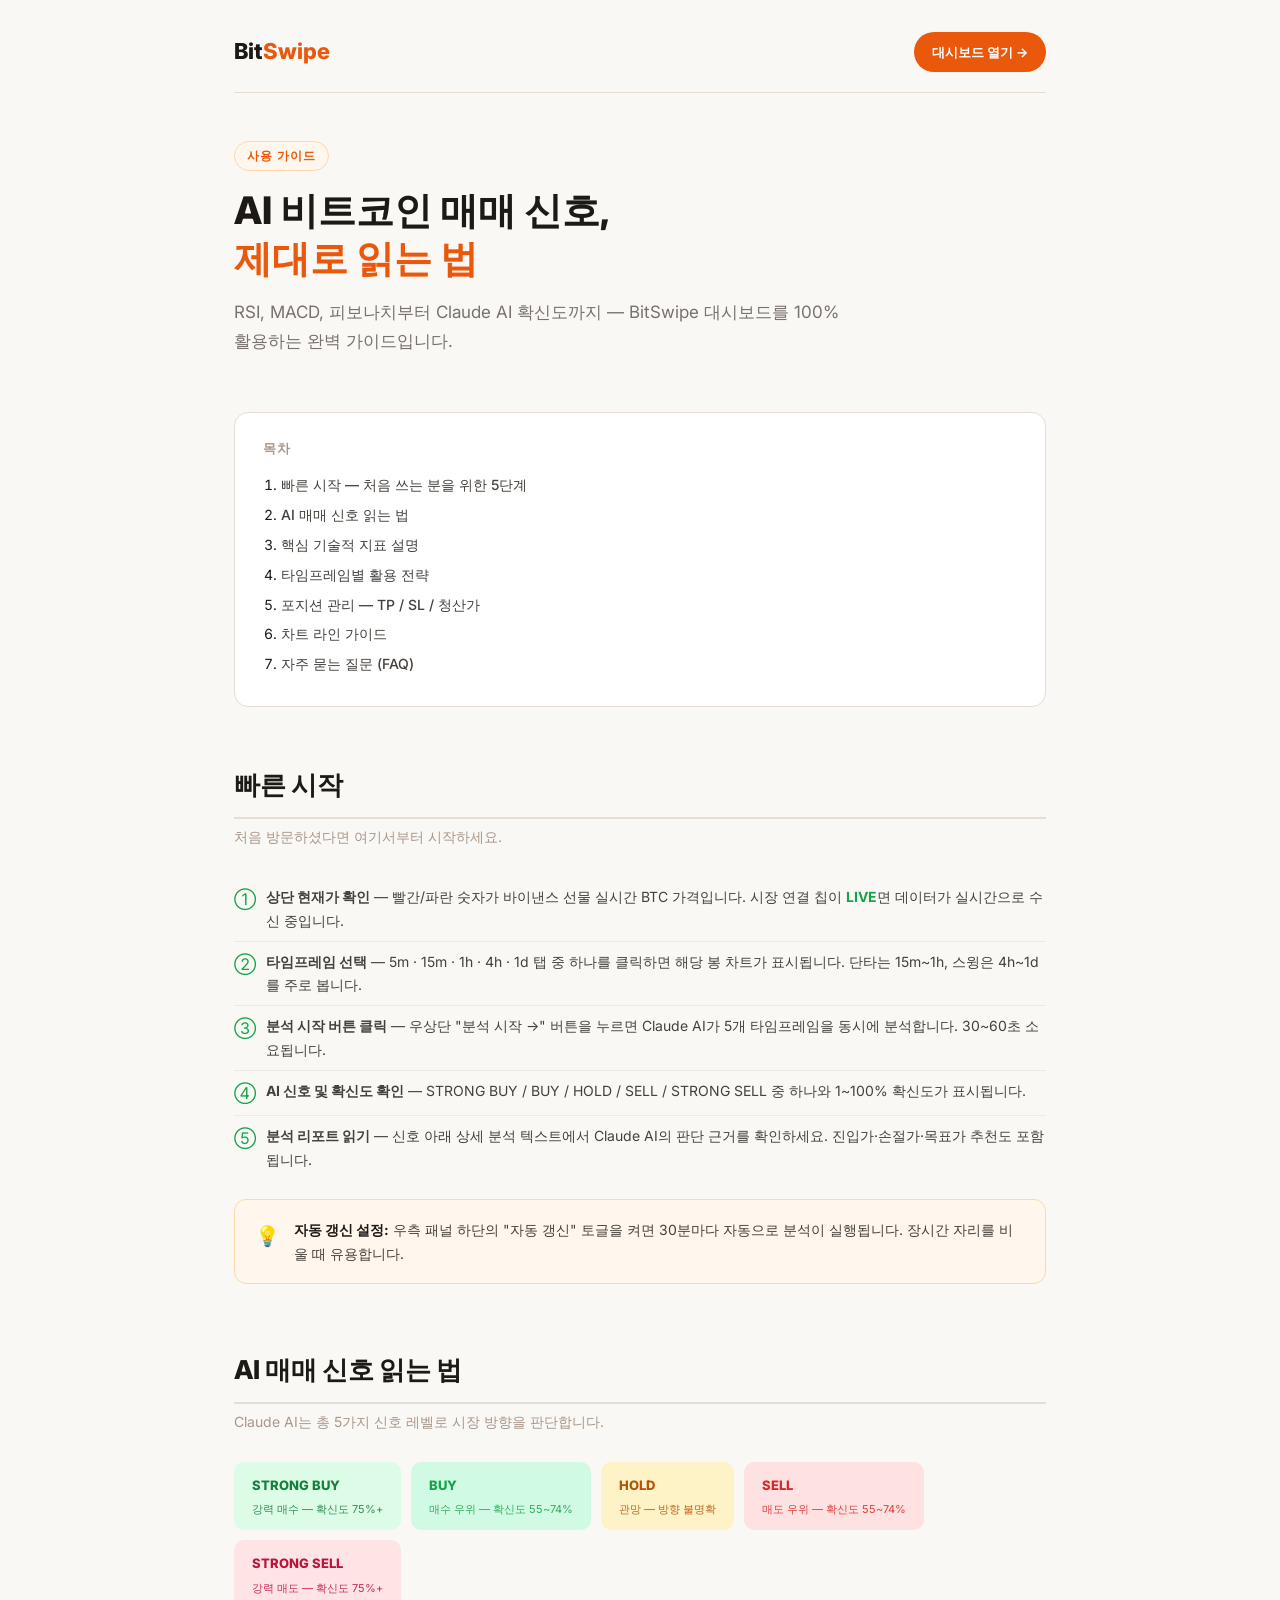
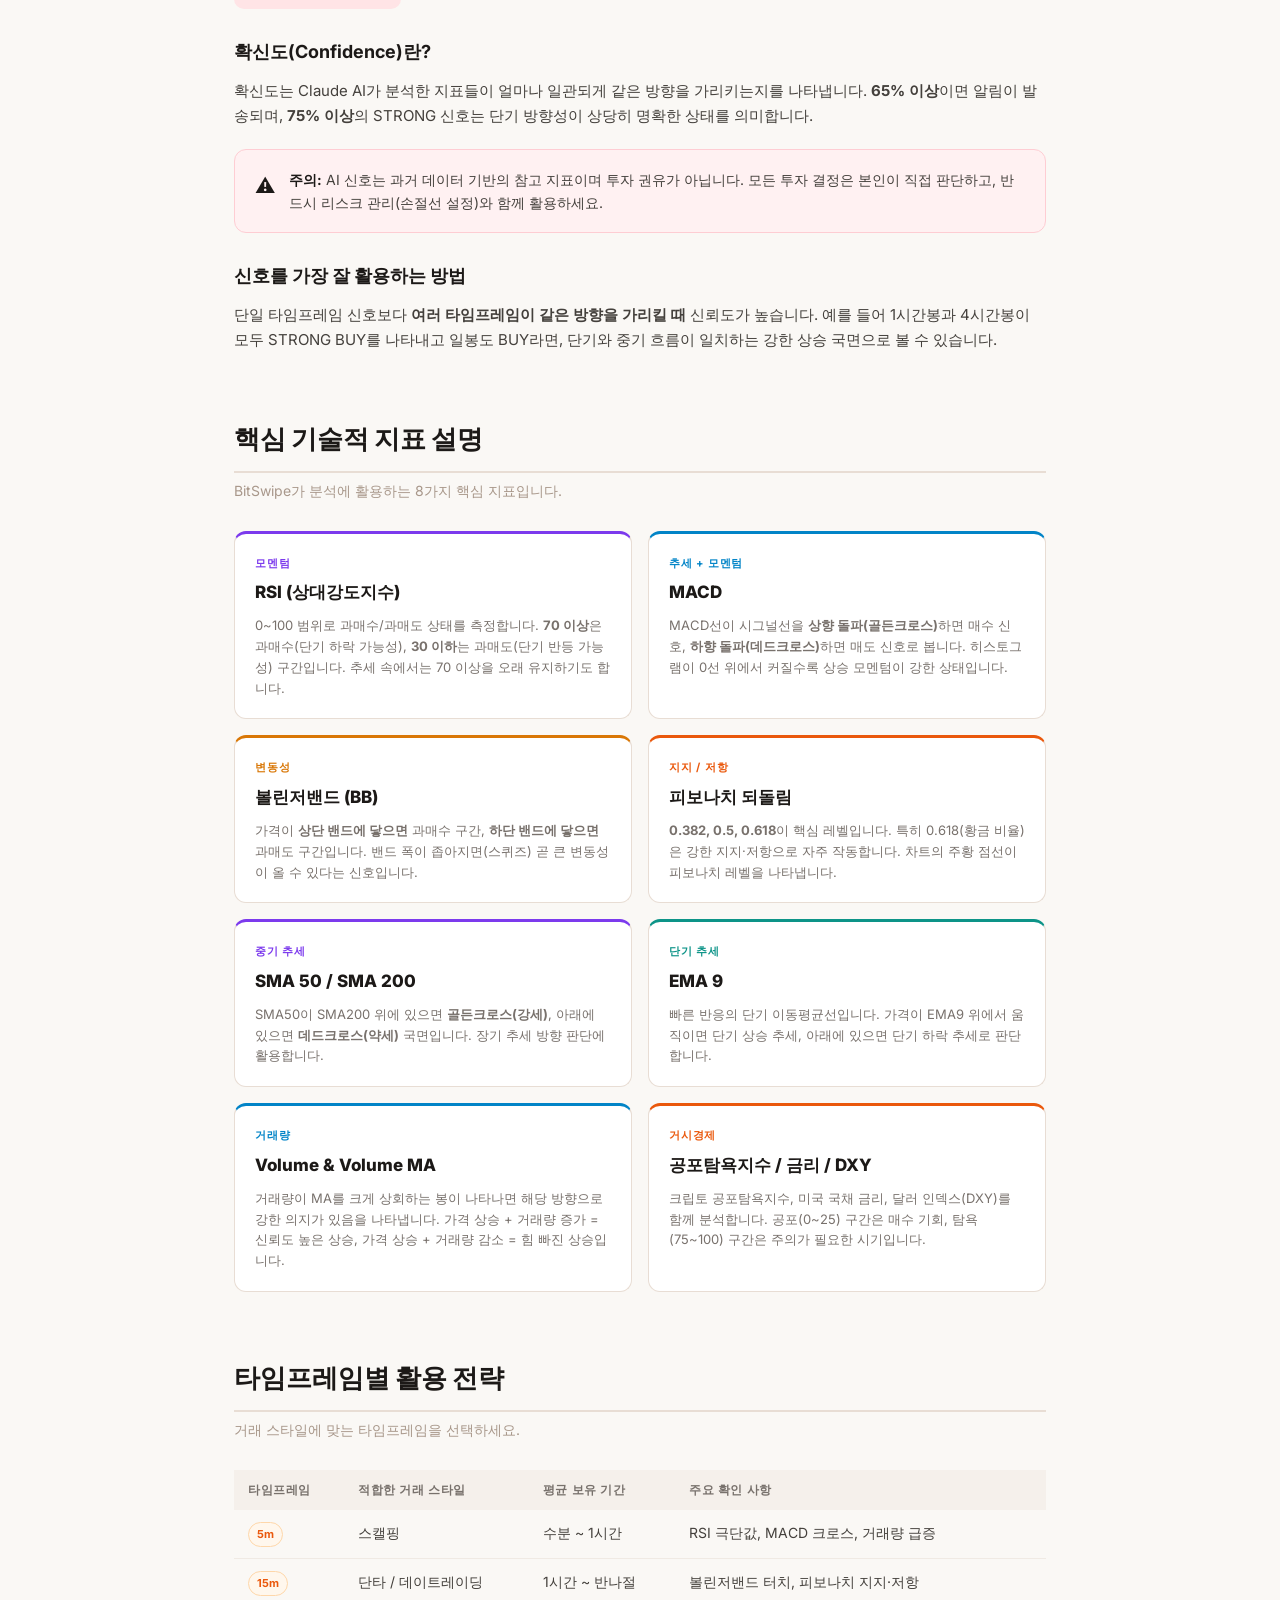
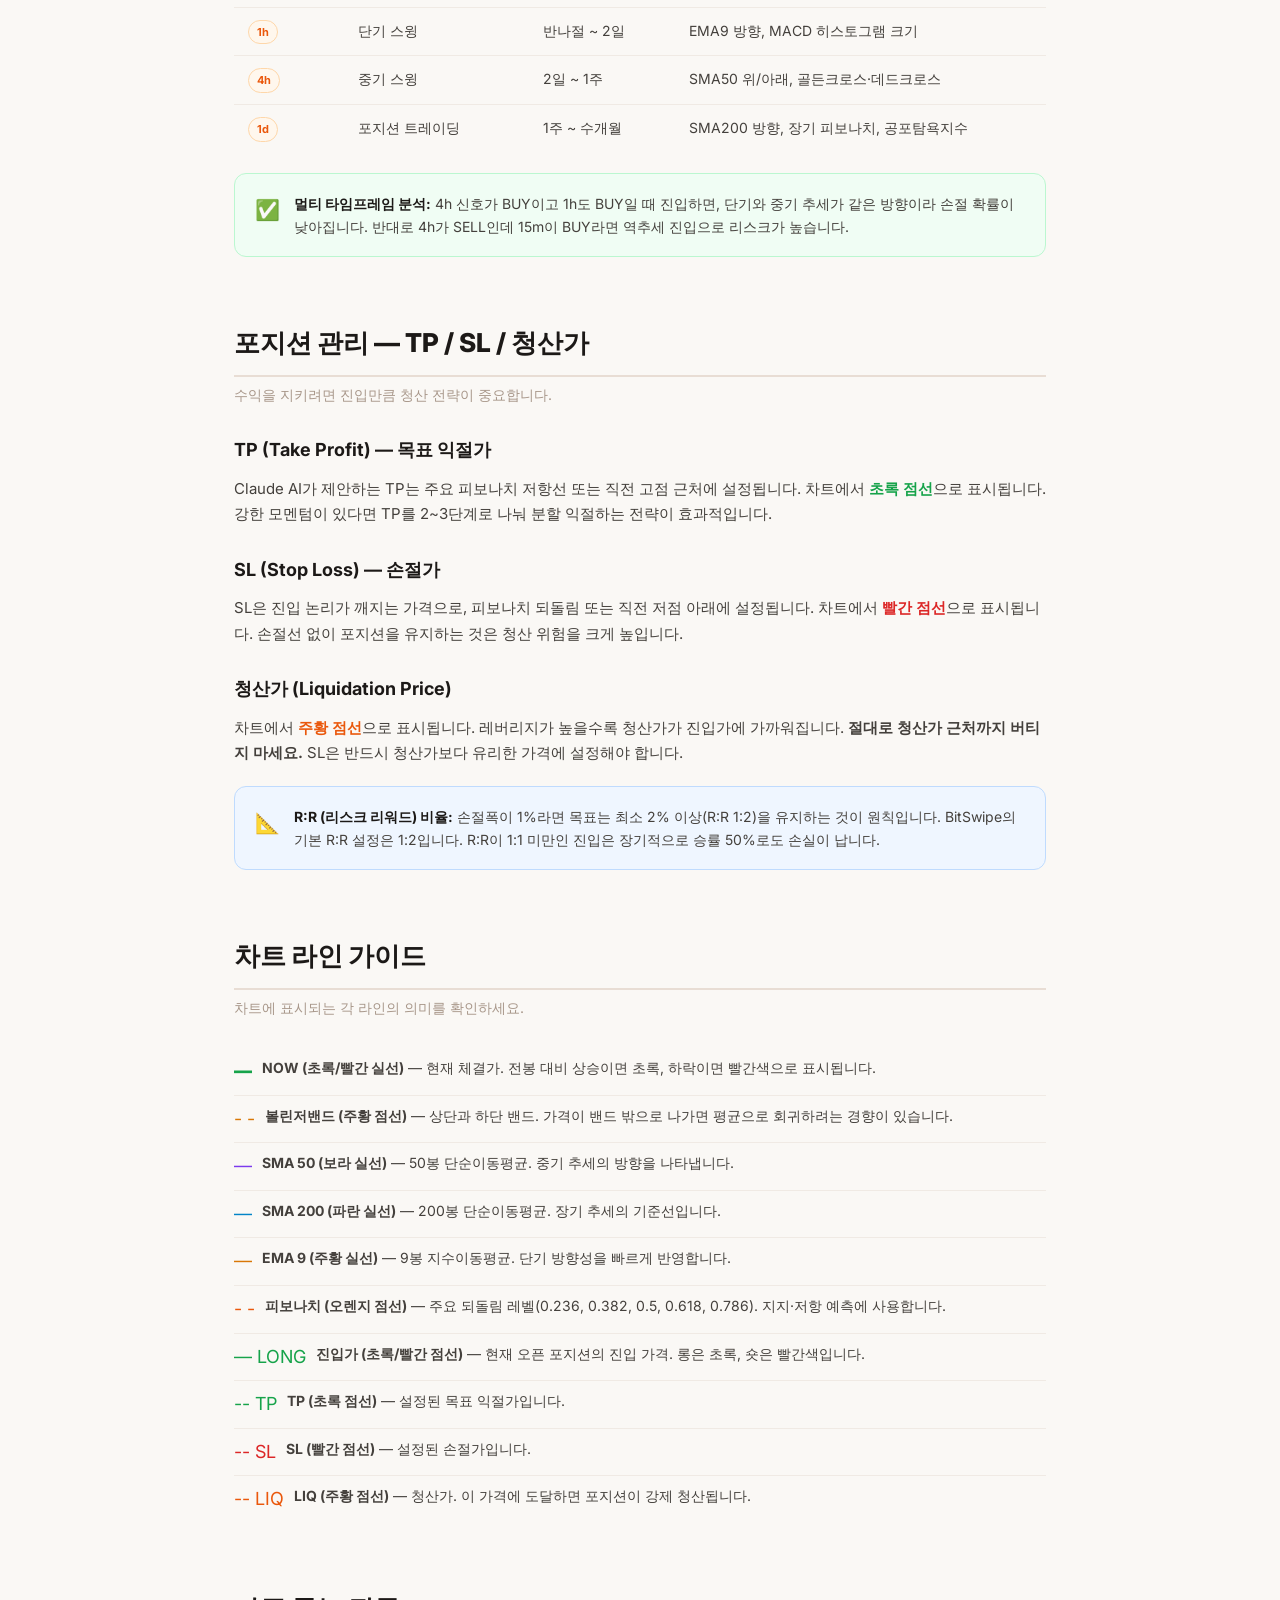
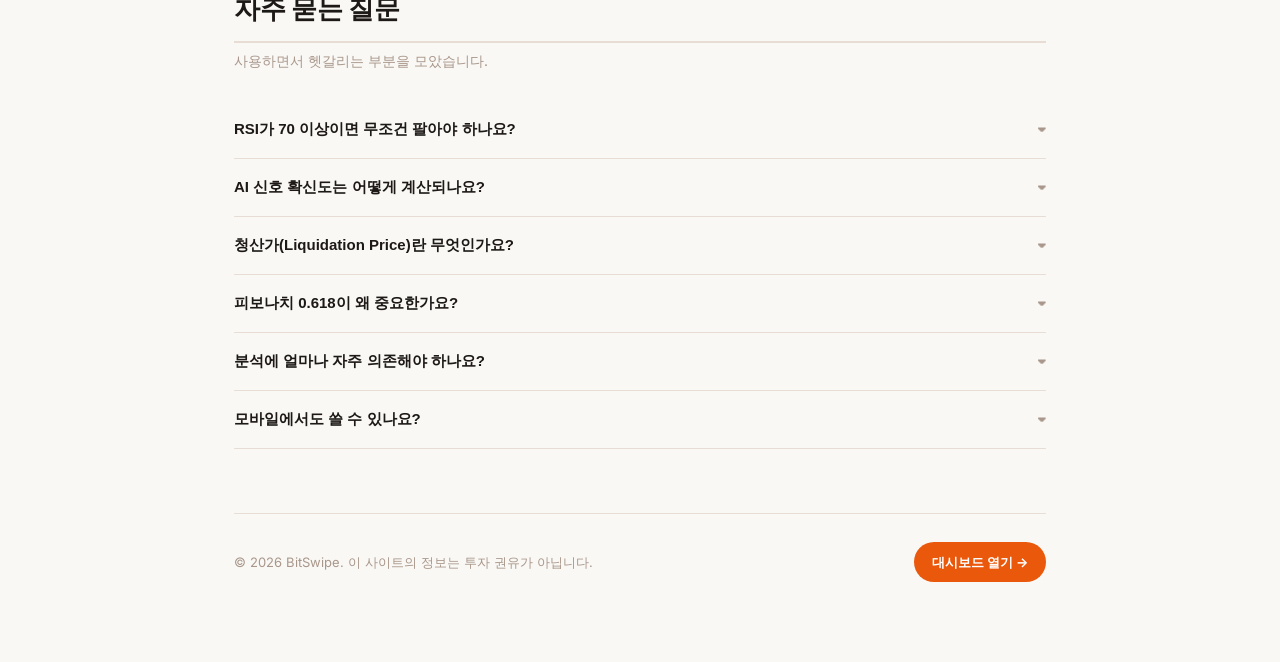
<file: static/guide.html>
<!DOCTYPE html>
<html lang="ko">
<head>
<meta charset="UTF-8">
<meta name="viewport" content="width=device-width, initial-scale=1.0">

<title>BitSwipe 사용 가이드 | BTC 매매 신호 · RSI · MACD · 피보나치 완벽 정리</title>
<meta name="description" content="BitSwipe 대시보드 사용법과 비트코인 기술적 분석 지표 완벽 가이드. RSI, MACD, 피보나치, 볼린저밴드, AI 매매 신호 읽는 법을 초보자도 쉽게 이해할 수 있게 설명합니다.">
<meta name="keywords" content="비트코인 RSI 보는법, MACD 매매전략, 피보나치 비트코인, 볼린저밴드 설명, AI 트레이딩 신호, 비트코인 선물 청산가, BTC 기술적 분석, 암호화폐 매매 지표">
<meta name="author" content="BitSwipe">
<meta name="robots" content="index, follow">
<link rel="canonical" href="https://bitswipe.xyz/guide">
<link rel="alternate" hreflang="ko-KR" href="https://bitswipe.xyz/guide">
<link rel="alternate" hreflang="x-default" href="https://bitswipe.xyz/guide">

<meta property="og:type" content="article">
<meta property="og:title" content="BitSwipe 사용 가이드 | BTC 매매 신호 · 기술적 분석 완벽 정리">
<meta property="og:description" content="RSI, MACD, 피보나치, AI 매매 신호를 한 번에 이해하는 비트코인 트레이딩 완벽 가이드.">
<meta property="og:url" content="https://bitswipe.xyz/guide">
<meta property="og:site_name" content="BitSwipe">
<meta property="og:locale" content="ko_KR">
<meta property="og:image" content="https://bitswipe.xyz/og-image.png">
<meta property="og:image:width" content="1200">
<meta property="og:image:height" content="630">
<meta property="article:modified_time" content="2026-04-25T00:00:00+09:00">

<meta name="twitter:card" content="summary_large_image">
<meta name="twitter:title" content="BitSwipe 사용 가이드 | BTC 매매 신호 · 기술적 분석 완벽 정리">
<meta name="twitter:description" content="RSI, MACD, 피보나치, AI 매매 신호를 한 번에 이해하는 비트코인 트레이딩 완벽 가이드.">
<meta name="twitter:image" content="https://bitswipe.xyz/og-image.png">

<link rel="icon" type="image/x-icon" href="/favicon.ico">
<link rel="icon" type="image/svg+xml" href="/favicon.svg">
<link rel="apple-touch-icon" href="/apple-touch-icon.png">

<script type="application/ld+json">
{
  "@context": "https://schema.org",
  "@graph": [
    {
      "@type": "Article",
      "@id": "https://bitswipe.xyz/guide#article",
      "headline": "BitSwipe 사용 가이드 — BTC 매매 신호 및 기술적 분석 완벽 정리",
      "description": "RSI, MACD, 피보나치, 볼린저밴드, AI 매매 신호를 활용한 비트코인 트레이딩 가이드",
      "url": "https://bitswipe.xyz/guide",
      "mainEntityOfPage": "https://bitswipe.xyz/guide",
      "inLanguage": "ko-KR",
      "datePublished": "2026-04-21T00:00:00+09:00",
      "dateModified": "2026-04-25T00:00:00+09:00",
      "author": { "@type": "Organization", "name": "BitSwipe", "url": "https://bitswipe.xyz/" },
      "publisher": {
        "@type": "Organization",
        "name": "BitSwipe",
        "url": "https://bitswipe.xyz/",
        "logo": {
          "@type": "ImageObject",
          "url": "https://bitswipe.xyz/icon-512.png"
        }
      },
      "image": "https://bitswipe.xyz/og-image.png",
      "about": { "@type": "Thing", "name": "Bitcoin Trading" }
    },
    {
      "@type": "BreadcrumbList",
      "@id": "https://bitswipe.xyz/guide#breadcrumb",
      "itemListElement": [
        {
          "@type": "ListItem",
          "position": 1,
          "name": "BitSwipe",
          "item": "https://bitswipe.xyz/"
        },
        {
          "@type": "ListItem",
          "position": 2,
          "name": "사용 가이드",
          "item": "https://bitswipe.xyz/guide"
        }
      ]
    },
    {
      "@type": "FAQPage",
      "mainEntity": [
        {
          "@type": "Question",
          "name": "RSI가 70 이상이면 무조건 팔아야 하나요?",
          "acceptedAnswer": {
            "@type": "Answer",
            "text": "RSI 70 이상은 '과매수 구간'을 의미하지만, 강한 상승 추세에서는 RSI가 70 이상을 오래 유지하기도 합니다. 단독으로 판단하기보다 MACD, 거래량, 피보나치 저항선을 함께 확인하는 것이 좋습니다."
          }
        },
        {
          "@type": "Question",
          "name": "AI 신호 확신도는 어떻게 계산되나요?",
          "acceptedAnswer": {
            "@type": "Answer",
            "text": "Claude AI가 5분봉부터 일봉까지 5개 타임프레임의 RSI, MACD, 볼린저밴드, 피보나치, 거래량, 거시경제 지표를 종합적으로 분석하여 1~100% 범위의 확신도를 산출합니다. 65% 이상일 때 알림이 발송됩니다."
          }
        },
        {
          "@type": "Question",
          "name": "청산가(Liquidation Price)란 무엇인가요?",
          "acceptedAnswer": {
            "@type": "Answer",
            "text": "청산가는 레버리지 포지션에서 거래소가 강제로 포지션을 종료하는 가격입니다. 롱 포지션의 경우 가격이 청산가 아래로 내려가면 증거금 전액을 잃습니다. 레버리지가 높을수록 청산가가 진입가에 가까워집니다."
          }
        },
        {
          "@type": "Question",
          "name": "피보나치 되돌림 0.618이 중요한 이유는?",
          "acceptedAnswer": {
            "@type": "Answer",
            "text": "0.618은 '황금 비율'로, 자연계와 금융 시장에서 가장 강력한 지지·저항 레벨로 작동하는 경우가 많습니다. 비트코인 상승 후 조정이 올 때 0.618 지점에서 반등하거나 하락이 멈추는 경우가 통계적으로 많습니다."
          }
        }
      ]
    }
  ]
}
</script>

<link rel="preconnect" href="https://fonts.googleapis.com">
<link rel="preconnect" href="https://fonts.gstatic.com" crossorigin>
<link href="https://fonts.googleapis.com/css2?family=Inter:wght@400;500;600;700;800&display=swap" rel="stylesheet">

<style>
*, *::before, *::after { box-sizing: border-box; margin: 0; padding: 0; }
body {
  background: #FAF8F5;
  color: #1C1917;
  font-family: 'Inter', -apple-system, sans-serif;
  font-size: 15px;
  line-height: 1.7;
}
a { color: #EA580C; text-decoration: none; }
a:hover { text-decoration: underline; }

.wrap { max-width: 860px; margin: 0 auto; padding: 32px 24px 80px; }

/* ── 헤더 ── */
.site-header {
  display: flex; align-items: center; justify-content: space-between;
  padding-bottom: 20px; border-bottom: 1px solid #E8DDD4; margin-bottom: 48px;
}
.site-logo { font-size: 22px; font-weight: 800; color: #1C1917; text-decoration: none; }
.site-logo span { color: #EA580C; }
.btn-go {
  display: inline-flex; align-items: center; gap: 6px;
  padding: 9px 18px; border-radius: 999px;
  background: #EA580C; color: #fff; font-weight: 700; font-size: 13px;
  text-decoration: none; transition: opacity .15s;
}
.btn-go:hover { opacity: .85; text-decoration: none; }

/* ── 히어로 ── */
.hero { margin-bottom: 56px; }
.hero-eyebrow {
  display: inline-block; font-size: 12px; font-weight: 700; letter-spacing: .08em;
  text-transform: uppercase; color: #EA580C; background: #FFF7ED;
  border: 1px solid #FED7AA; border-radius: 999px; padding: 4px 12px;
  margin-bottom: 16px;
}
.hero h1 { font-size: 38px; font-weight: 800; line-height: 1.25; margin-bottom: 16px; color: #1C1917; }
.hero h1 em { font-style: normal; color: #EA580C; }
.hero-desc { font-size: 17px; color: #78716C; max-width: 620px; }

/* ── 목차 ── */
.toc {
  background: #FFFFFF; border: 1px solid #E8DDD4; border-radius: 14px;
  padding: 24px 28px; margin-bottom: 56px;
}
.toc-title { font-size: 13px; font-weight: 700; color: #A8978A; letter-spacing: .06em; text-transform: uppercase; margin-bottom: 14px; }
.toc ol { padding-left: 18px; }
.toc li { margin-bottom: 6px; font-size: 14px; }
.toc a { color: #44403C; font-weight: 500; }
.toc a:hover { color: #EA580C; text-decoration: none; }

/* ── 섹션 ── */
.section { margin-bottom: 64px; }
.section-anchor { display: block; height: 80px; margin-top: -80px; visibility: hidden; }

h2 {
  font-size: 26px; font-weight: 800; margin-bottom: 6px; color: #1C1917;
  padding-bottom: 10px; border-bottom: 2px solid #E8DDD4;
}
.section-sub { font-size: 14px; color: #A8978A; margin-bottom: 28px; }

h3 { font-size: 18px; font-weight: 700; color: #1C1917; margin: 28px 0 10px; }
p { margin-bottom: 14px; color: #44403C; }

/* ── 지표 카드 ── */
.indicator-grid {
  display: grid; grid-template-columns: repeat(auto-fill, minmax(280px, 1fr));
  gap: 16px; margin: 24px 0;
}
.ind-card {
  background: #FFFFFF; border: 1px solid #E8DDD4; border-radius: 12px;
  padding: 20px; border-top: 3px solid var(--accent);
}
.ind-card-label { font-size: 11px; font-weight: 700; letter-spacing: .07em; text-transform: uppercase; color: var(--accent); margin-bottom: 6px; }
.ind-card-name { font-size: 17px; font-weight: 800; color: #1C1917; margin-bottom: 8px; }
.ind-card-desc { font-size: 13px; color: #78716C; line-height: 1.6; }

/* ── 신호 배지 ── */
.signal-row { display: flex; flex-wrap: wrap; gap: 10px; margin: 20px 0; }
.sig { display: inline-flex; flex-direction: column; gap: 4px; padding: 12px 18px; border-radius: 10px; min-width: 120px; }
.sig-name { font-size: 13px; font-weight: 800; }
.sig-desc { font-size: 11px; opacity: .85; }
.sig-sb  { background: #DCFCE7; color: #15803D; }
.sig-b   { background: #D1FAE5; color: #16A34A; }
.sig-h   { background: #FEF3C7; color: #B45309; }
.sig-s   { background: #FEE2E2; color: #DC2626; }
.sig-ss  { background: #FFE4E6; color: #BE123C; }

/* ── 타임프레임 테이블 ── */
.tf-table { width: 100%; border-collapse: collapse; margin: 20px 0; font-size: 14px; }
.tf-table th {
  background: #F5F0EB; text-align: left; padding: 10px 14px;
  font-size: 12px; font-weight: 700; letter-spacing: .05em; color: #78716C;
  text-transform: uppercase;
}
.tf-table td { padding: 11px 14px; border-bottom: 1px solid #F0EAE4; color: #44403C; vertical-align: top; }
.tf-table tr:last-child td { border-bottom: none; }
.tf-table tr:hover td { background: #FDFAF7; }
.tf-badge {
  display: inline-block; font-size: 11px; font-weight: 700;
  padding: 2px 8px; border-radius: 999px;
  background: #FFF7ED; color: #EA580C; border: 1px solid #FED7AA;
}

/* ── 팁 박스 ── */
.tip-box {
  border-radius: 12px; padding: 18px 20px; margin: 20px 0;
  display: flex; gap: 14px; align-items: flex-start;
}
.tip-box.orange { background: #FFF7ED; border: 1px solid #FED7AA; }
.tip-box.green  { background: #F0FDF4; border: 1px solid #BBF7D0; }
.tip-box.blue   { background: #EFF6FF; border: 1px solid #BFDBFE; }
.tip-box.red    { background: #FFF1F2; border: 1px solid #FECDD3; }
.tip-icon { font-size: 20px; flex-shrink: 0; margin-top: 1px; }
.tip-body { font-size: 14px; color: #44403C; line-height: 1.65; }
.tip-body strong { color: #1C1917; }

/* ── 체크리스트 ── */
.checklist { list-style: none; padding: 0; margin: 16px 0; }
.checklist li {
  display: flex; gap: 10px; align-items: flex-start;
  padding: 8px 0; border-bottom: 1px solid #F0EAE4; font-size: 14px; color: #44403C;
}
.checklist li:last-child { border-bottom: none; }
.check-icon { color: #16A34A; font-size: 16px; flex-shrink: 0; margin-top: 1px; }

/* ── FAQ ── */
.faq-item { border-bottom: 1px solid #E8DDD4; }
.faq-q {
  width: 100%; background: none; border: none; cursor: pointer;
  text-align: left; padding: 18px 0; font-size: 15px; font-weight: 700;
  color: #1C1917; display: flex; justify-content: space-between; align-items: center;
}
.faq-q:hover { color: #EA580C; }
.faq-chevron { font-size: 18px; transition: transform .2s; color: #A8978A; }
.faq-a {
  max-height: 0; overflow: hidden; transition: max-height .3s ease;
  font-size: 14px; color: #44403C; line-height: 1.7;
}
.faq-a-inner { padding: 0 0 18px; }
.faq-item.open .faq-chevron { transform: rotate(180deg); }
.faq-item.open .faq-a { max-height: 300px; }

/* ── 푸터 ── */
.site-footer {
  border-top: 1px solid #E8DDD4; margin-top: 64px; padding-top: 28px;
  display: flex; align-items: center; justify-content: space-between; flex-wrap: wrap; gap: 12px;
}
.footer-copy { font-size: 13px; color: #A8978A; }

/* ── 반응형 ── */
@media (max-width: 640px) {
  .hero h1 { font-size: 26px; }
  .indicator-grid { grid-template-columns: 1fr; }
  .site-header { flex-direction: column; align-items: flex-start; gap: 12px; }
  h2 { font-size: 21px; }
}
</style>
</head>
<body>
<div class="wrap">

  <!-- 헤더 -->
  <header class="site-header" role="banner">
    <a href="/" class="site-logo">Bit<span>Swipe</span></a>
    <a href="/" class="btn-go">대시보드 열기 →</a>
  </header>

  <!-- 히어로 -->
  <section class="hero">
    <span class="hero-eyebrow">사용 가이드</span>
    <h1>AI 비트코인 매매 신호,<br><em>제대로 읽는 법</em></h1>
    <p class="hero-desc">
      RSI, MACD, 피보나치부터 Claude AI 확신도까지 —
      BitSwipe 대시보드를 100% 활용하는 완벽 가이드입니다.
    </p>
  </section>

  <!-- 목차 -->
  <nav class="toc" aria-label="목차">
    <div class="toc-title">목차</div>
    <ol>
      <li><a href="#quickstart">빠른 시작 — 처음 쓰는 분을 위한 5단계</a></li>
      <li><a href="#signal">AI 매매 신호 읽는 법</a></li>
      <li><a href="#indicators">핵심 기술적 지표 설명</a></li>
      <li><a href="#timeframes">타임프레임별 활용 전략</a></li>
      <li><a href="#position">포지션 관리 — TP / SL / 청산가</a></li>
      <li><a href="#chart">차트 라인 가이드</a></li>
      <li><a href="#faq">자주 묻는 질문 (FAQ)</a></li>
    </ol>
  </nav>

  <!-- 1. 빠른 시작 -->
  <section class="section" id="quickstart-section">
    <span class="section-anchor" id="quickstart"></span>
    <h2>빠른 시작</h2>
    <p class="section-sub">처음 방문하셨다면 여기서부터 시작하세요.</p>

    <ul class="checklist">
      <li>
        <span class="check-icon">①</span>
        <span><strong>상단 현재가 확인</strong> — 빨간/파란 숫자가 바이낸스 선물 실시간 BTC 가격입니다. 시장 연결 칩이 <span style="color:#16A34A;font-weight:700;">LIVE</span>면 데이터가 실시간으로 수신 중입니다.</span>
      </li>
      <li>
        <span class="check-icon">②</span>
        <span><strong>타임프레임 선택</strong> — 5m · 15m · 1h · 4h · 1d 탭 중 하나를 클릭하면 해당 봉 차트가 표시됩니다. 단타는 15m~1h, 스윙은 4h~1d를 주로 봅니다.</span>
      </li>
      <li>
        <span class="check-icon">③</span>
        <span><strong>분석 시작 버튼 클릭</strong> — 우상단 "분석 시작 →" 버튼을 누르면 Claude AI가 5개 타임프레임을 동시에 분석합니다. 30~60초 소요됩니다.</span>
      </li>
      <li>
        <span class="check-icon">④</span>
        <span><strong>AI 신호 및 확신도 확인</strong> — STRONG BUY / BUY / HOLD / SELL / STRONG SELL 중 하나와 1~100% 확신도가 표시됩니다.</span>
      </li>
      <li>
        <span class="check-icon">⑤</span>
        <span><strong>분석 리포트 읽기</strong> — 신호 아래 상세 분석 텍스트에서 Claude AI의 판단 근거를 확인하세요. 진입가·손절가·목표가 추천도 포함됩니다.</span>
      </li>
    </ul>

    <div class="tip-box orange">
      <span class="tip-icon">💡</span>
      <div class="tip-body">
        <strong>자동 갱신 설정:</strong> 우측 패널 하단의 "자동 갱신" 토글을 켜면 30분마다 자동으로 분석이 실행됩니다. 장시간 자리를 비울 때 유용합니다.
      </div>
    </div>
  </section>

  <!-- 2. AI 신호 -->
  <section class="section" id="signal-section">
    <span class="section-anchor" id="signal"></span>
    <h2>AI 매매 신호 읽는 법</h2>
    <p class="section-sub">Claude AI는 총 5가지 신호 레벨로 시장 방향을 판단합니다.</p>

    <div class="signal-row">
      <div class="sig sig-sb">
        <span class="sig-name">STRONG BUY</span>
        <span class="sig-desc">강력 매수 — 확신도 75%+</span>
      </div>
      <div class="sig sig-b">
        <span class="sig-name">BUY</span>
        <span class="sig-desc">매수 우위 — 확신도 55~74%</span>
      </div>
      <div class="sig sig-h">
        <span class="sig-name">HOLD</span>
        <span class="sig-desc">관망 — 방향 불명확</span>
      </div>
      <div class="sig sig-s">
        <span class="sig-name">SELL</span>
        <span class="sig-desc">매도 우위 — 확신도 55~74%</span>
      </div>
      <div class="sig sig-ss">
        <span class="sig-name">STRONG SELL</span>
        <span class="sig-desc">강력 매도 — 확신도 75%+</span>
      </div>
    </div>

    <h3>확신도(Confidence)란?</h3>
    <p>
      확신도는 Claude AI가 분석한 지표들이 얼마나 일관되게 같은 방향을 가리키는지를 나타냅니다.
      <strong>65% 이상</strong>이면 알림이 발송되며, <strong>75% 이상</strong>의 STRONG 신호는
      단기 방향성이 상당히 명확한 상태를 의미합니다.
    </p>

    <div class="tip-box red">
      <span class="tip-icon">⚠️</span>
      <div class="tip-body">
        <strong>주의:</strong> AI 신호는 과거 데이터 기반의 참고 지표이며 투자 권유가 아닙니다.
        모든 투자 결정은 본인이 직접 판단하고, 반드시 리스크 관리(손절선 설정)와 함께 활용하세요.
      </div>
    </div>

    <h3>신호를 가장 잘 활용하는 방법</h3>
    <p>
      단일 타임프레임 신호보다 <strong>여러 타임프레임이 같은 방향을 가리킬 때</strong> 신뢰도가 높습니다.
      예를 들어 1시간봉과 4시간봉이 모두 STRONG BUY를 나타내고 일봉도 BUY라면,
      단기와 중기 흐름이 일치하는 강한 상승 국면으로 볼 수 있습니다.
    </p>
  </section>

  <!-- 3. 지표 설명 -->
  <section class="section" id="indicators-section">
    <span class="section-anchor" id="indicators"></span>
    <h2>핵심 기술적 지표 설명</h2>
    <p class="section-sub">BitSwipe가 분석에 활용하는 8가지 핵심 지표입니다.</p>

    <div class="indicator-grid">
      <div class="ind-card" style="--accent:#7C3AED;">
        <div class="ind-card-label">모멘텀</div>
        <div class="ind-card-name">RSI (상대강도지수)</div>
        <div class="ind-card-desc">
          0~100 범위로 과매수/과매도 상태를 측정합니다.
          <strong>70 이상</strong>은 과매수(단기 하락 가능성),
          <strong>30 이하</strong>는 과매도(단기 반등 가능성) 구간입니다.
          추세 속에서는 70 이상을 오래 유지하기도 합니다.
        </div>
      </div>
      <div class="ind-card" style="--accent:#0284C7;">
        <div class="ind-card-label">추세 + 모멘텀</div>
        <div class="ind-card-name">MACD</div>
        <div class="ind-card-desc">
          MACD선이 시그널선을 <strong>상향 돌파(골든크로스)</strong>하면 매수 신호,
          <strong>하향 돌파(데드크로스)</strong>하면 매도 신호로 봅니다.
          히스토그램이 0선 위에서 커질수록 상승 모멘텀이 강한 상태입니다.
        </div>
      </div>
      <div class="ind-card" style="--accent:#D97706;">
        <div class="ind-card-label">변동성</div>
        <div class="ind-card-name">볼린저밴드 (BB)</div>
        <div class="ind-card-desc">
          가격이 <strong>상단 밴드에 닿으면</strong> 과매수 구간,
          <strong>하단 밴드에 닿으면</strong> 과매도 구간입니다.
          밴드 폭이 좁아지면(스퀴즈) 곧 큰 변동성이 올 수 있다는 신호입니다.
        </div>
      </div>
      <div class="ind-card" style="--accent:#EA580C;">
        <div class="ind-card-label">지지 / 저항</div>
        <div class="ind-card-name">피보나치 되돌림</div>
        <div class="ind-card-desc">
          <strong>0.382, 0.5, 0.618</strong>이 핵심 레벨입니다.
          특히 0.618(황금 비율)은 강한 지지·저항으로 자주 작동합니다.
          차트의 주황 점선이 피보나치 레벨을 나타냅니다.
        </div>
      </div>
      <div class="ind-card" style="--accent:#7C3AED;">
        <div class="ind-card-label">중기 추세</div>
        <div class="ind-card-name">SMA 50 / SMA 200</div>
        <div class="ind-card-desc">
          SMA50이 SMA200 위에 있으면 <strong>골든크로스(강세)</strong>,
          아래에 있으면 <strong>데드크로스(약세)</strong> 국면입니다.
          장기 추세 방향 판단에 활용합니다.
        </div>
      </div>
      <div class="ind-card" style="--accent:#0D9488;">
        <div class="ind-card-label">단기 추세</div>
        <div class="ind-card-name">EMA 9</div>
        <div class="ind-card-desc">
          빠른 반응의 단기 이동평균선입니다.
          가격이 EMA9 위에서 움직이면 단기 상승 추세,
          아래에 있으면 단기 하락 추세로 판단합니다.
        </div>
      </div>
      <div class="ind-card" style="--accent:#0284C7;">
        <div class="ind-card-label">거래량</div>
        <div class="ind-card-name">Volume & Volume MA</div>
        <div class="ind-card-desc">
          거래량이 MA를 크게 상회하는 봉이 나타나면 해당 방향으로 강한 의지가 있음을 나타냅니다.
          가격 상승 + 거래량 증가 = 신뢰도 높은 상승, 가격 상승 + 거래량 감소 = 힘 빠진 상승입니다.
        </div>
      </div>
      <div class="ind-card" style="--accent:#EA580C;">
        <div class="ind-card-label">거시경제</div>
        <div class="ind-card-name">공포탐욕지수 / 금리 / DXY</div>
        <div class="ind-card-desc">
          크립토 공포탐욕지수, 미국 국채 금리, 달러 인덱스(DXY)를 함께 분석합니다.
          공포(0~25) 구간은 매수 기회, 탐욕(75~100) 구간은 주의가 필요한 시기입니다.
        </div>
      </div>
    </div>
  </section>

  <!-- 4. 타임프레임 -->
  <section class="section" id="timeframes-section">
    <span class="section-anchor" id="timeframes"></span>
    <h2>타임프레임별 활용 전략</h2>
    <p class="section-sub">거래 스타일에 맞는 타임프레임을 선택하세요.</p>

    <table class="tf-table">
      <thead>
        <tr>
          <th>타임프레임</th>
          <th>적합한 거래 스타일</th>
          <th>평균 보유 기간</th>
          <th>주요 확인 사항</th>
        </tr>
      </thead>
      <tbody>
        <tr>
          <td><span class="tf-badge">5m</span></td>
          <td>스캘핑</td>
          <td>수분 ~ 1시간</td>
          <td>RSI 극단값, MACD 크로스, 거래량 급증</td>
        </tr>
        <tr>
          <td><span class="tf-badge">15m</span></td>
          <td>단타 / 데이트레이딩</td>
          <td>1시간 ~ 반나절</td>
          <td>볼린저밴드 터치, 피보나치 지지·저항</td>
        </tr>
        <tr>
          <td><span class="tf-badge">1h</span></td>
          <td>단기 스윙</td>
          <td>반나절 ~ 2일</td>
          <td>EMA9 방향, MACD 히스토그램 크기</td>
        </tr>
        <tr>
          <td><span class="tf-badge">4h</span></td>
          <td>중기 스윙</td>
          <td>2일 ~ 1주</td>
          <td>SMA50 위/아래, 골든크로스·데드크로스</td>
        </tr>
        <tr>
          <td><span class="tf-badge">1d</span></td>
          <td>포지션 트레이딩</td>
          <td>1주 ~ 수개월</td>
          <td>SMA200 방향, 장기 피보나치, 공포탐욕지수</td>
        </tr>
      </tbody>
    </table>

    <div class="tip-box green">
      <span class="tip-icon">✅</span>
      <div class="tip-body">
        <strong>멀티 타임프레임 분석:</strong> 4h 신호가 BUY이고 1h도 BUY일 때 진입하면,
        단기와 중기 추세가 같은 방향이라 손절 확률이 낮아집니다.
        반대로 4h가 SELL인데 15m이 BUY라면 역추세 진입으로 리스크가 높습니다.
      </div>
    </div>
  </section>

  <!-- 5. 포지션 관리 -->
  <section class="section" id="position-section">
    <span class="section-anchor" id="position"></span>
    <h2>포지션 관리 — TP / SL / 청산가</h2>
    <p class="section-sub">수익을 지키려면 진입만큼 청산 전략이 중요합니다.</p>

    <h3>TP (Take Profit) — 목표 익절가</h3>
    <p>
      Claude AI가 제안하는 TP는 주요 피보나치 저항선 또는 직전 고점 근처에 설정됩니다.
      차트에서 <span style="color:#16A34A;font-weight:700;">초록 점선</span>으로 표시됩니다.
      강한 모멘텀이 있다면 TP를 2~3단계로 나눠 분할 익절하는 전략이 효과적입니다.
    </p>

    <h3>SL (Stop Loss) — 손절가</h3>
    <p>
      SL은 진입 논리가 깨지는 가격으로, 피보나치 되돌림 또는 직전 저점 아래에 설정됩니다.
      차트에서 <span style="color:#DC2626;font-weight:700;">빨간 점선</span>으로 표시됩니다.
      손절선 없이 포지션을 유지하는 것은 청산 위험을 크게 높입니다.
    </p>

    <h3>청산가 (Liquidation Price)</h3>
    <p>
      차트에서 <span style="color:#EA580C;font-weight:700;">주황 점선</span>으로 표시됩니다.
      레버리지가 높을수록 청산가가 진입가에 가까워집니다.
      <strong>절대로 청산가 근처까지 버티지 마세요.</strong>
      SL은 반드시 청산가보다 유리한 가격에 설정해야 합니다.
    </p>

    <div class="tip-box blue">
      <span class="tip-icon">📐</span>
      <div class="tip-body">
        <strong>R:R (리스크 리워드) 비율:</strong> 손절폭이 1%라면 목표는 최소 2% 이상(R:R 1:2)을 유지하는 것이 원칙입니다. BitSwipe의 기본 R:R 설정은 1:2입니다.
        R:R이 1:1 미만인 진입은 장기적으로 승률 50%로도 손실이 납니다.
      </div>
    </div>
  </section>

  <!-- 6. 차트 라인 -->
  <section class="section" id="chart-section">
    <span class="section-anchor" id="chart"></span>
    <h2>차트 라인 가이드</h2>
    <p class="section-sub">차트에 표시되는 각 라인의 의미를 확인하세요.</p>

    <ul class="checklist">
      <li>
        <span style="color:#16A34A;font-size:18px;font-weight:900;">—</span>
        <span><strong>NOW (초록/빨간 실선)</strong> — 현재 체결가. 전봉 대비 상승이면 초록, 하락이면 빨간색으로 표시됩니다.</span>
      </li>
      <li>
        <span style="color:#D97706;font-size:18px;">- -</span>
        <span><strong>볼린저밴드 (주황 점선)</strong> — 상단과 하단 밴드. 가격이 밴드 밖으로 나가면 평균으로 회귀하려는 경향이 있습니다.</span>
      </li>
      <li>
        <span style="color:#7C3AED;font-size:18px;">—</span>
        <span><strong>SMA 50 (보라 실선)</strong> — 50봉 단순이동평균. 중기 추세의 방향을 나타냅니다.</span>
      </li>
      <li>
        <span style="color:#0284C7;font-size:18px;">—</span>
        <span><strong>SMA 200 (파란 실선)</strong> — 200봉 단순이동평균. 장기 추세의 기준선입니다.</span>
      </li>
      <li>
        <span style="color:#D97706;font-size:18px;">—</span>
        <span><strong>EMA 9 (주황 실선)</strong> — 9봉 지수이동평균. 단기 방향성을 빠르게 반영합니다.</span>
      </li>
      <li>
        <span style="color:#EA580C;font-size:18px;">- -</span>
        <span><strong>피보나치 (오렌지 점선)</strong> — 주요 되돌림 레벨(0.236, 0.382, 0.5, 0.618, 0.786). 지지·저항 예측에 사용합니다.</span>
      </li>
      <li>
        <span style="color:#16A34A;font-size:18px;">— LONG</span>
        <span><strong>진입가 (초록/빨간 점선)</strong> — 현재 오픈 포지션의 진입 가격. 롱은 초록, 숏은 빨간색입니다.</span>
      </li>
      <li>
        <span style="color:#16A34A;font-size:18px;">-- TP</span>
        <span><strong>TP (초록 점선)</strong> — 설정된 목표 익절가입니다.</span>
      </li>
      <li>
        <span style="color:#DC2626;font-size:18px;">-- SL</span>
        <span><strong>SL (빨간 점선)</strong> — 설정된 손절가입니다.</span>
      </li>
      <li>
        <span style="color:#EA580C;font-size:18px;">-- LIQ</span>
        <span><strong>LIQ (주황 점선)</strong> — 청산가. 이 가격에 도달하면 포지션이 강제 청산됩니다.</span>
      </li>
    </ul>
  </section>

  <!-- 7. FAQ -->
  <section class="section" id="faq-section">
    <span class="section-anchor" id="faq"></span>
    <h2>자주 묻는 질문</h2>
    <p class="section-sub">사용하면서 헷갈리는 부분을 모았습니다.</p>

    <div id="faq-list">
      <div class="faq-item">
        <button class="faq-q">
          RSI가 70 이상이면 무조건 팔아야 하나요?
          <span class="faq-chevron">▾</span>
        </button>
        <div class="faq-a">
          <div class="faq-a-inner">
            RSI 70 이상은 '과매수 구간'을 의미하지만, 강한 상승 추세에서는 RSI가 70 이상을 오래 유지하기도 합니다. 단독으로 판단하기보다 MACD, 거래량, 피보나치 저항선을 함께 확인하는 것이 중요합니다. RSI 다이버전스(가격은 오르는데 RSI는 내려가는 현상)가 나타날 때 주의하는 것이 더 효과적입니다.
          </div>
        </div>
      </div>
      <div class="faq-item">
        <button class="faq-q">
          AI 신호 확신도는 어떻게 계산되나요?
          <span class="faq-chevron">▾</span>
        </button>
        <div class="faq-a">
          <div class="faq-a-inner">
            Claude AI가 5분봉부터 일봉까지 5개 타임프레임의 RSI, MACD, 볼린저밴드, 피보나치, 거래량, 거시경제 지표(공포탐욕지수·금리·DXY)를 종합 분석하여 1~100% 범위의 확신도를 산출합니다. 65% 이상일 때 브라우저 알림이 발송됩니다.
          </div>
        </div>
      </div>
      <div class="faq-item">
        <button class="faq-q">
          청산가(Liquidation Price)란 무엇인가요?
          <span class="faq-chevron">▾</span>
        </button>
        <div class="faq-a">
          <div class="faq-a-inner">
            청산가는 레버리지 포지션에서 거래소가 강제로 포지션을 종료하는 가격입니다. 롱 포지션의 경우 가격이 청산가 아래로 내려가면 증거금 전액을 잃게 됩니다. 레버리지가 높을수록 청산가가 진입가에 가까워지므로, 반드시 청산가보다 먼저 손절선을 설정해야 합니다.
          </div>
        </div>
      </div>
      <div class="faq-item">
        <button class="faq-q">
          피보나치 0.618이 왜 중요한가요?
          <span class="faq-chevron">▾</span>
        </button>
        <div class="faq-a">
          <div class="faq-a-inner">
            0.618은 '황금 비율'로, 자연계와 금융 시장에서 가장 강력한 지지·저항 레벨로 자주 작동합니다. 비트코인 상승 후 조정이 올 때 0.618 지점에서 반등하거나 하락이 멈추는 사례가 통계적으로 많습니다. 매매 진입 전 현재 가격이 어떤 피보나치 레벨 근처인지 확인하는 습관을 들이면 손절 설정이 수월해집니다.
          </div>
        </div>
      </div>
      <div class="faq-item">
        <button class="faq-q">
          분석에 얼마나 자주 의존해야 하나요?
          <span class="faq-chevron">▾</span>
        </button>
        <div class="faq-a">
          <div class="faq-a-inner">
            AI 신호는 진입의 참고 도구이지 확정적인 예측이 아닙니다. 가장 좋은 활용 방법은 자신만의 매매 기준을 먼저 세우고, AI 신호가 그 기준과 일치할 때 확신을 더하는 용도로 사용하는 것입니다. 신호만 따라 하는 '묻지마 매매'는 장기적으로 리스크를 키울 수 있습니다.
          </div>
        </div>
      </div>
      <div class="faq-item">
        <button class="faq-q">
          모바일에서도 쓸 수 있나요?
          <span class="faq-chevron">▾</span>
        </button>
        <div class="faq-a">
          <div class="faq-a-inner">
            네, bitswipe.xyz는 모바일 반응형으로 설계되어 있습니다. 스마트폰 브라우저에서도 차트, 분석 리포트, 포지션 정보를 모두 확인할 수 있습니다. 사파리나 크롬 브라우저에서 알림 권한을 허용하면 매매 신호 알림도 받을 수 있습니다.
          </div>
        </div>
      </div>
    </div>
  </section>

  <!-- 푸터 -->
  <footer class="site-footer">
    <span class="footer-copy">© 2026 BitSwipe. 이 사이트의 정보는 투자 권유가 아닙니다.</span>
    <a href="/" class="btn-go">대시보드 열기 →</a>
  </footer>

</div>

<script>
// FAQ 아코디언
document.querySelectorAll('.faq-q').forEach(btn => {
  btn.addEventListener('click', () => {
    const item = btn.parentElement;
    const isOpen = item.classList.contains('open');
    document.querySelectorAll('.faq-item').forEach(i => i.classList.remove('open'));
    if (!isOpen) item.classList.add('open');
  });
});
</script>
</body>
</html>
</file>
